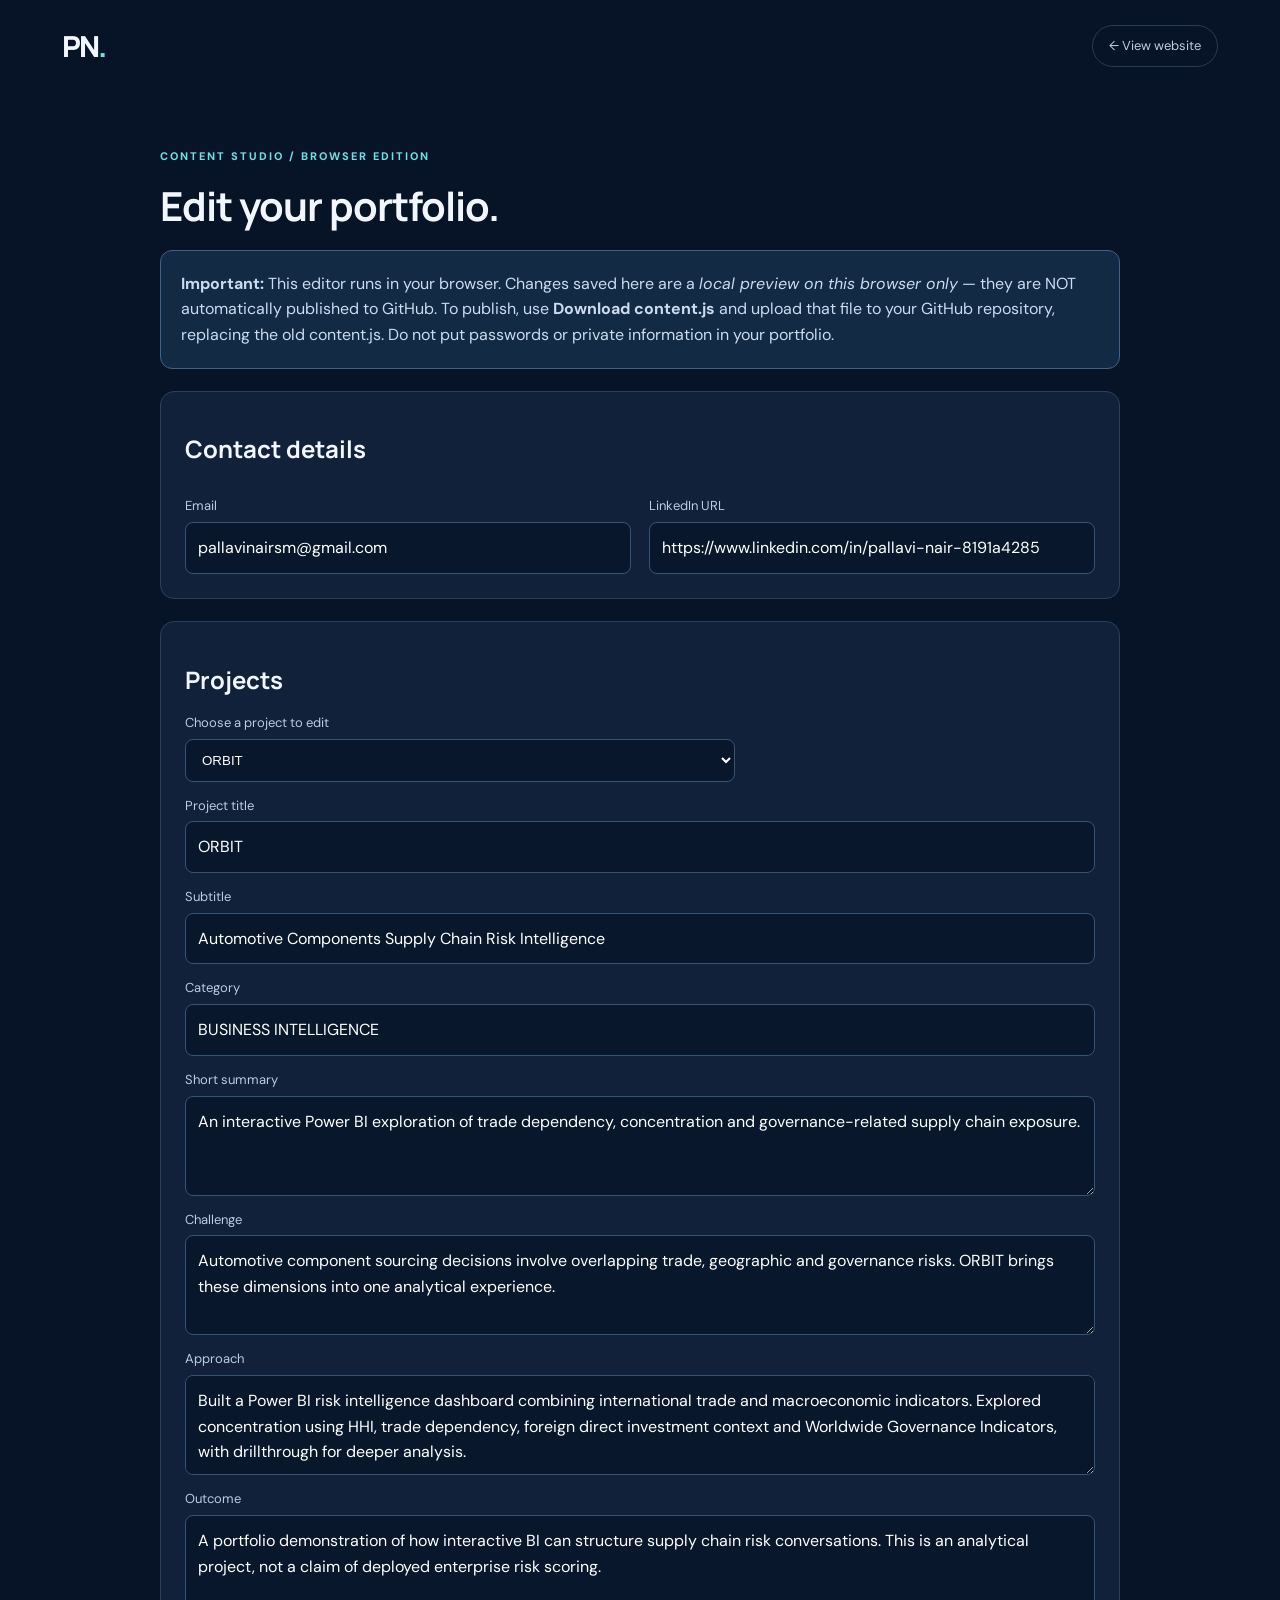
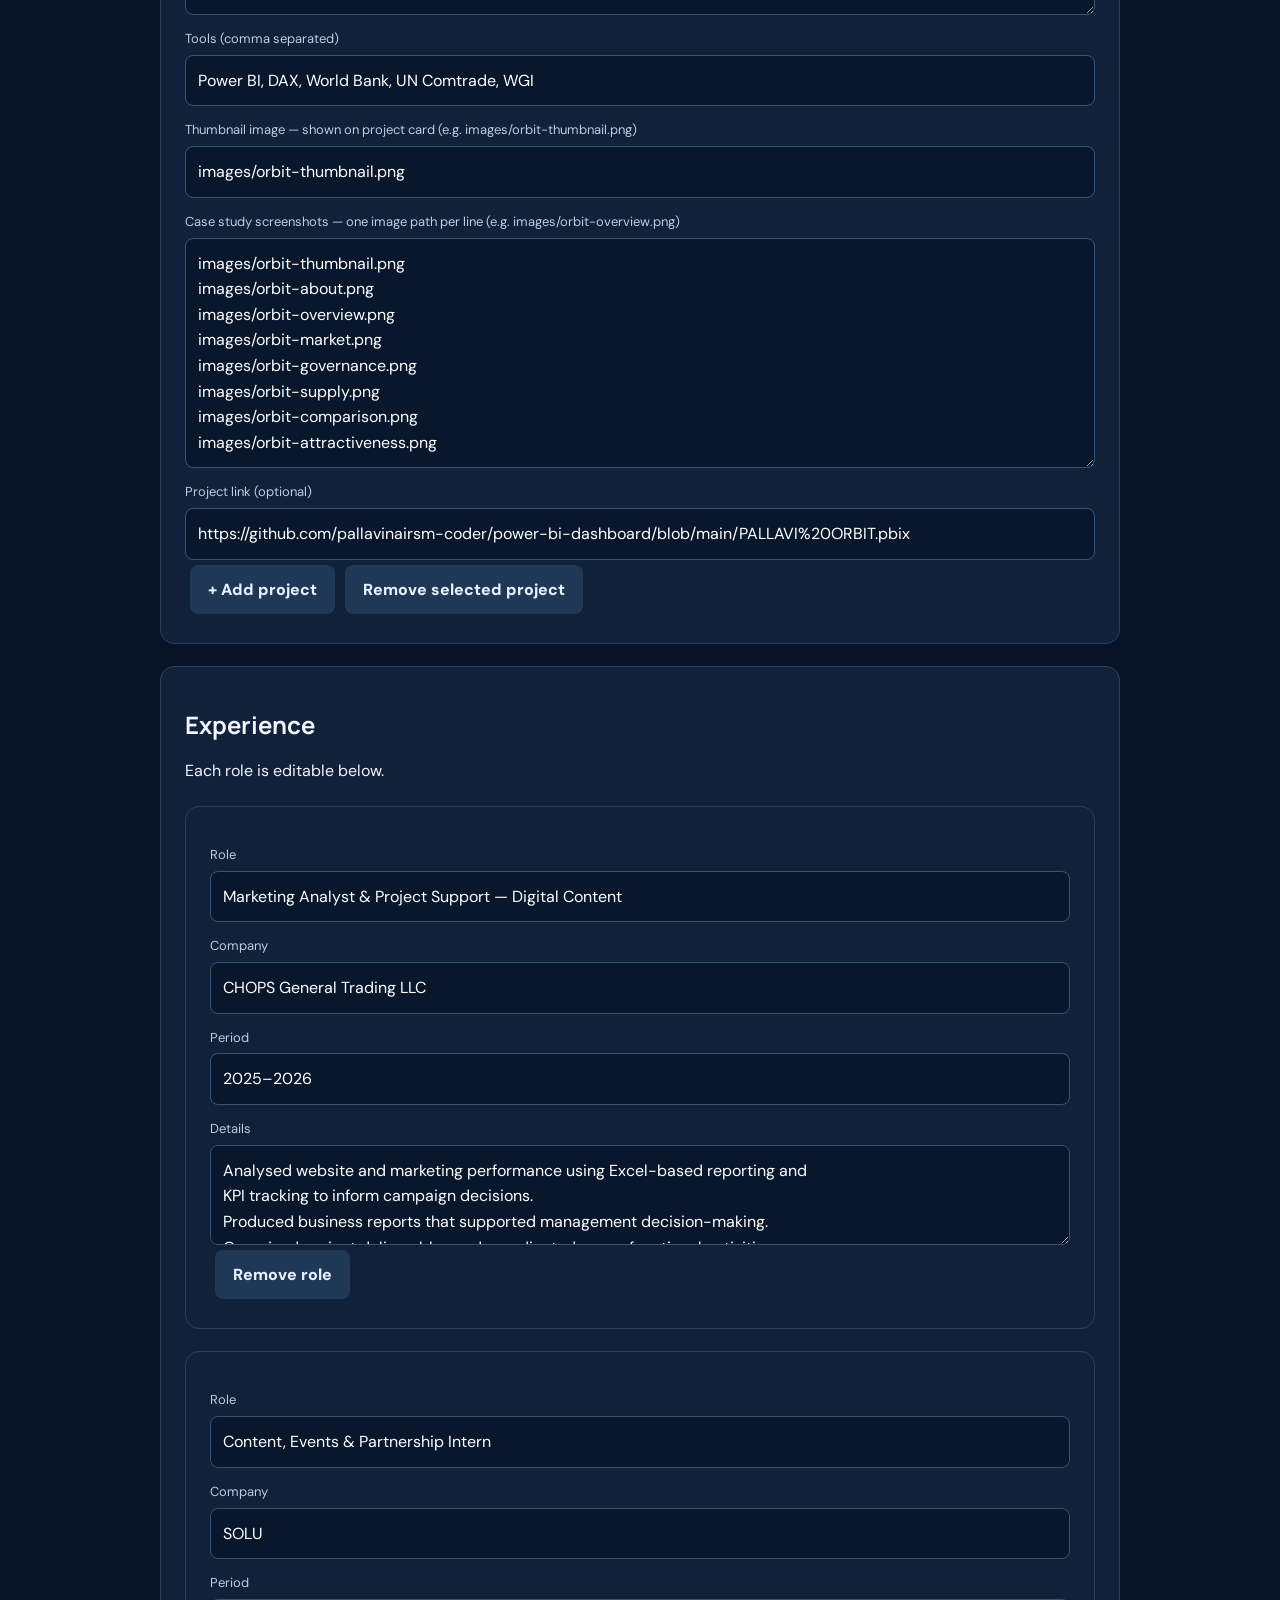
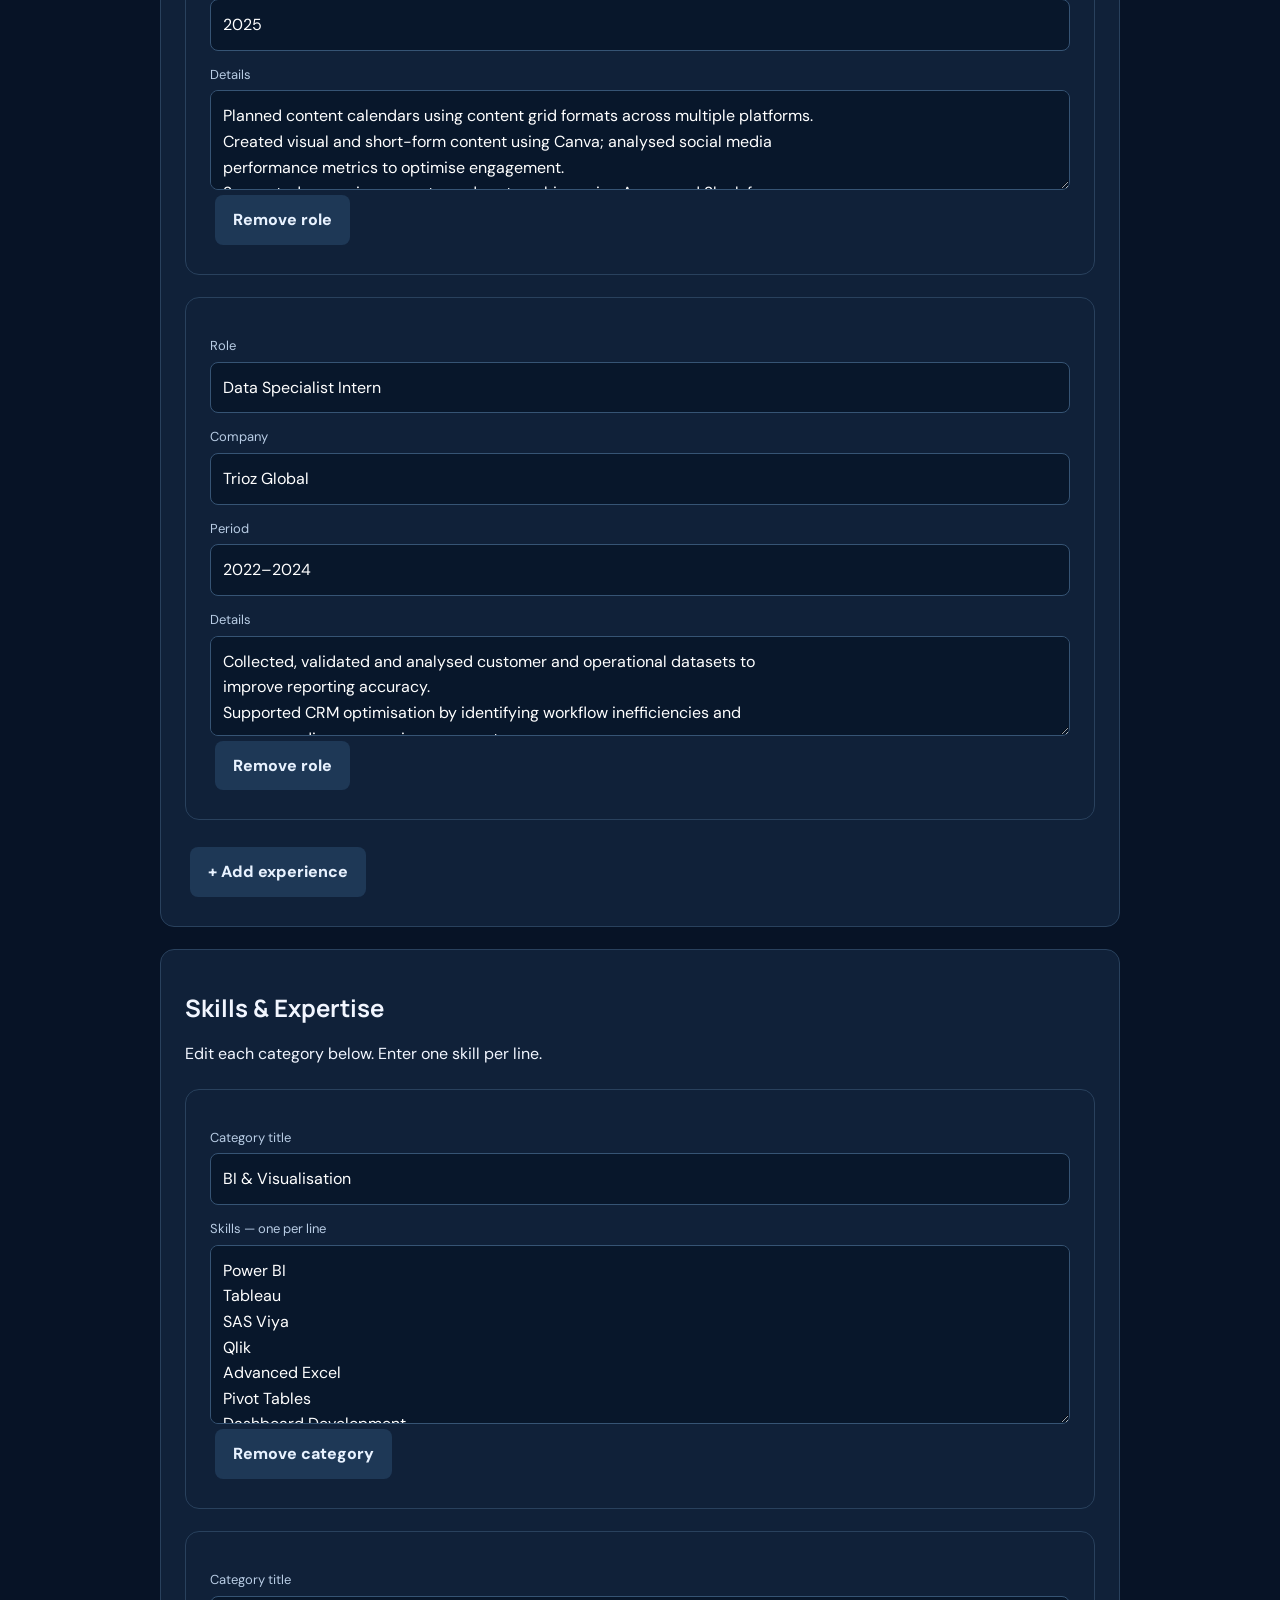
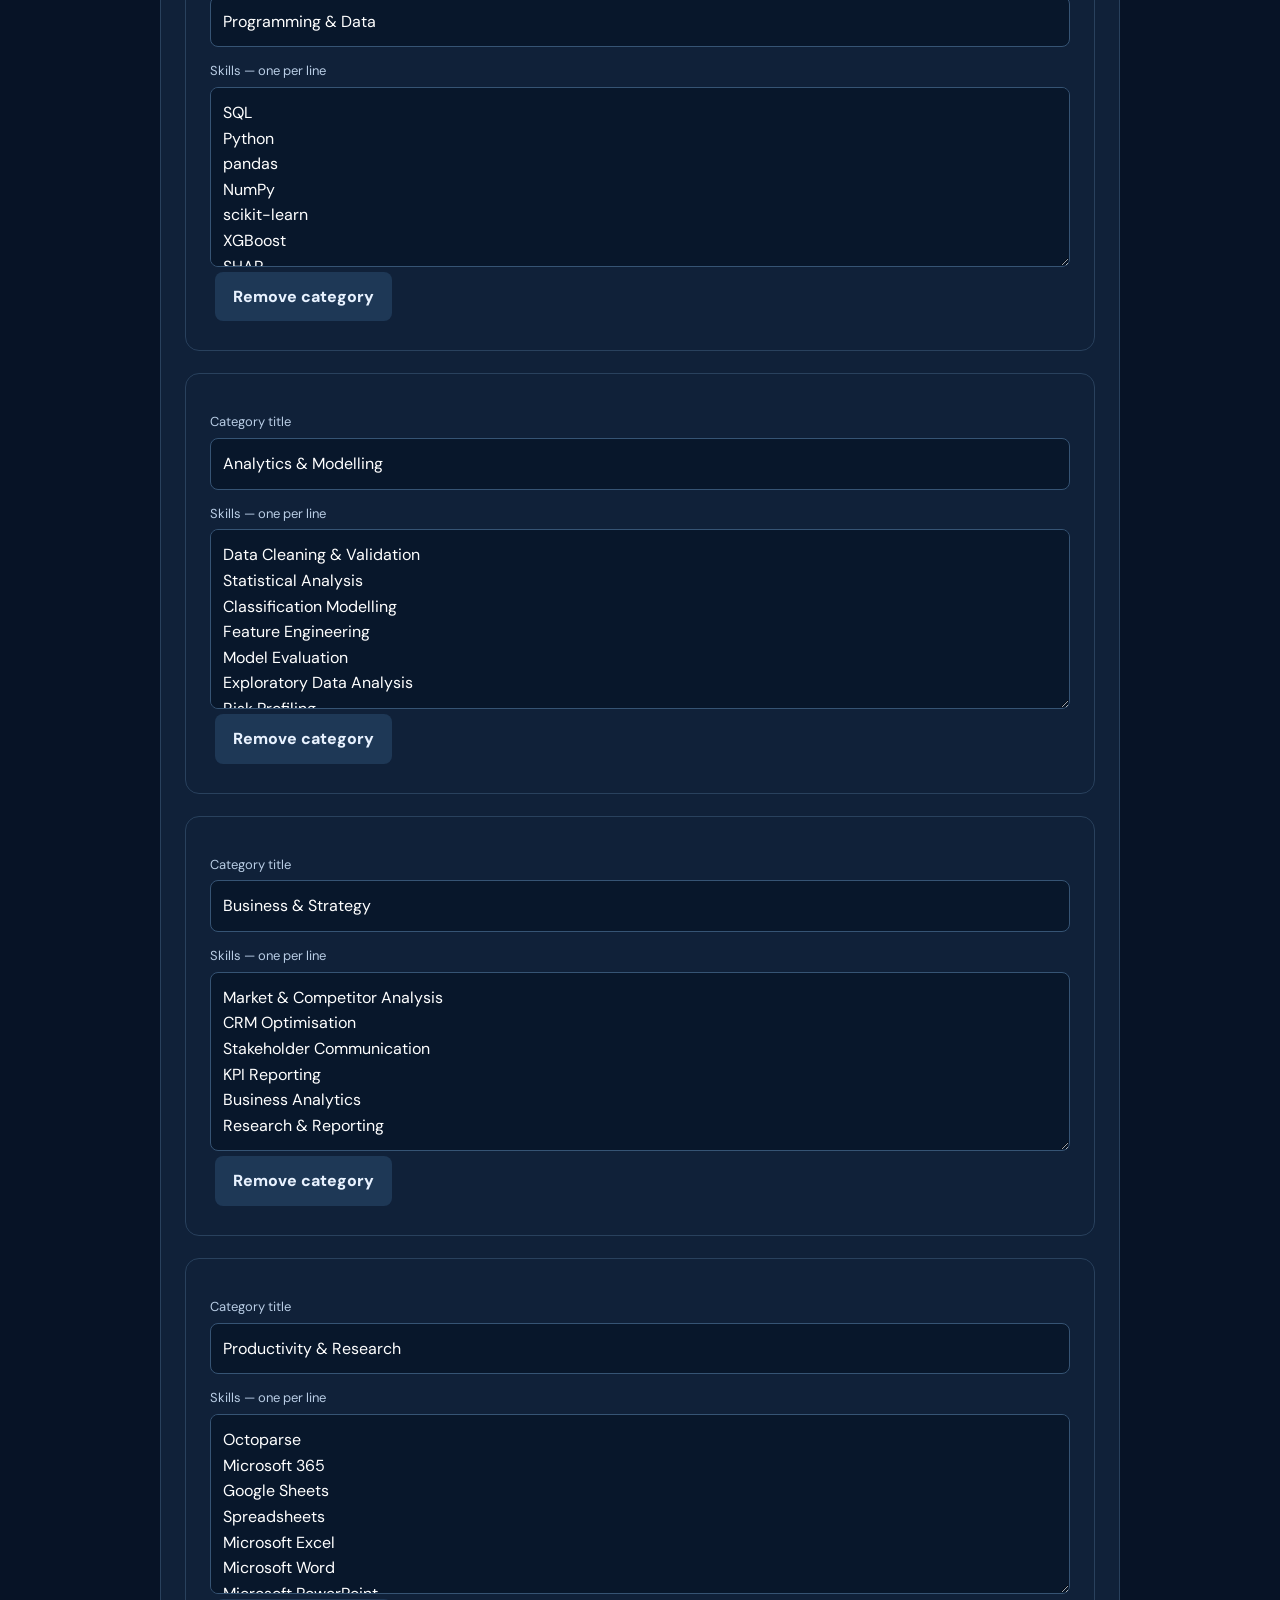
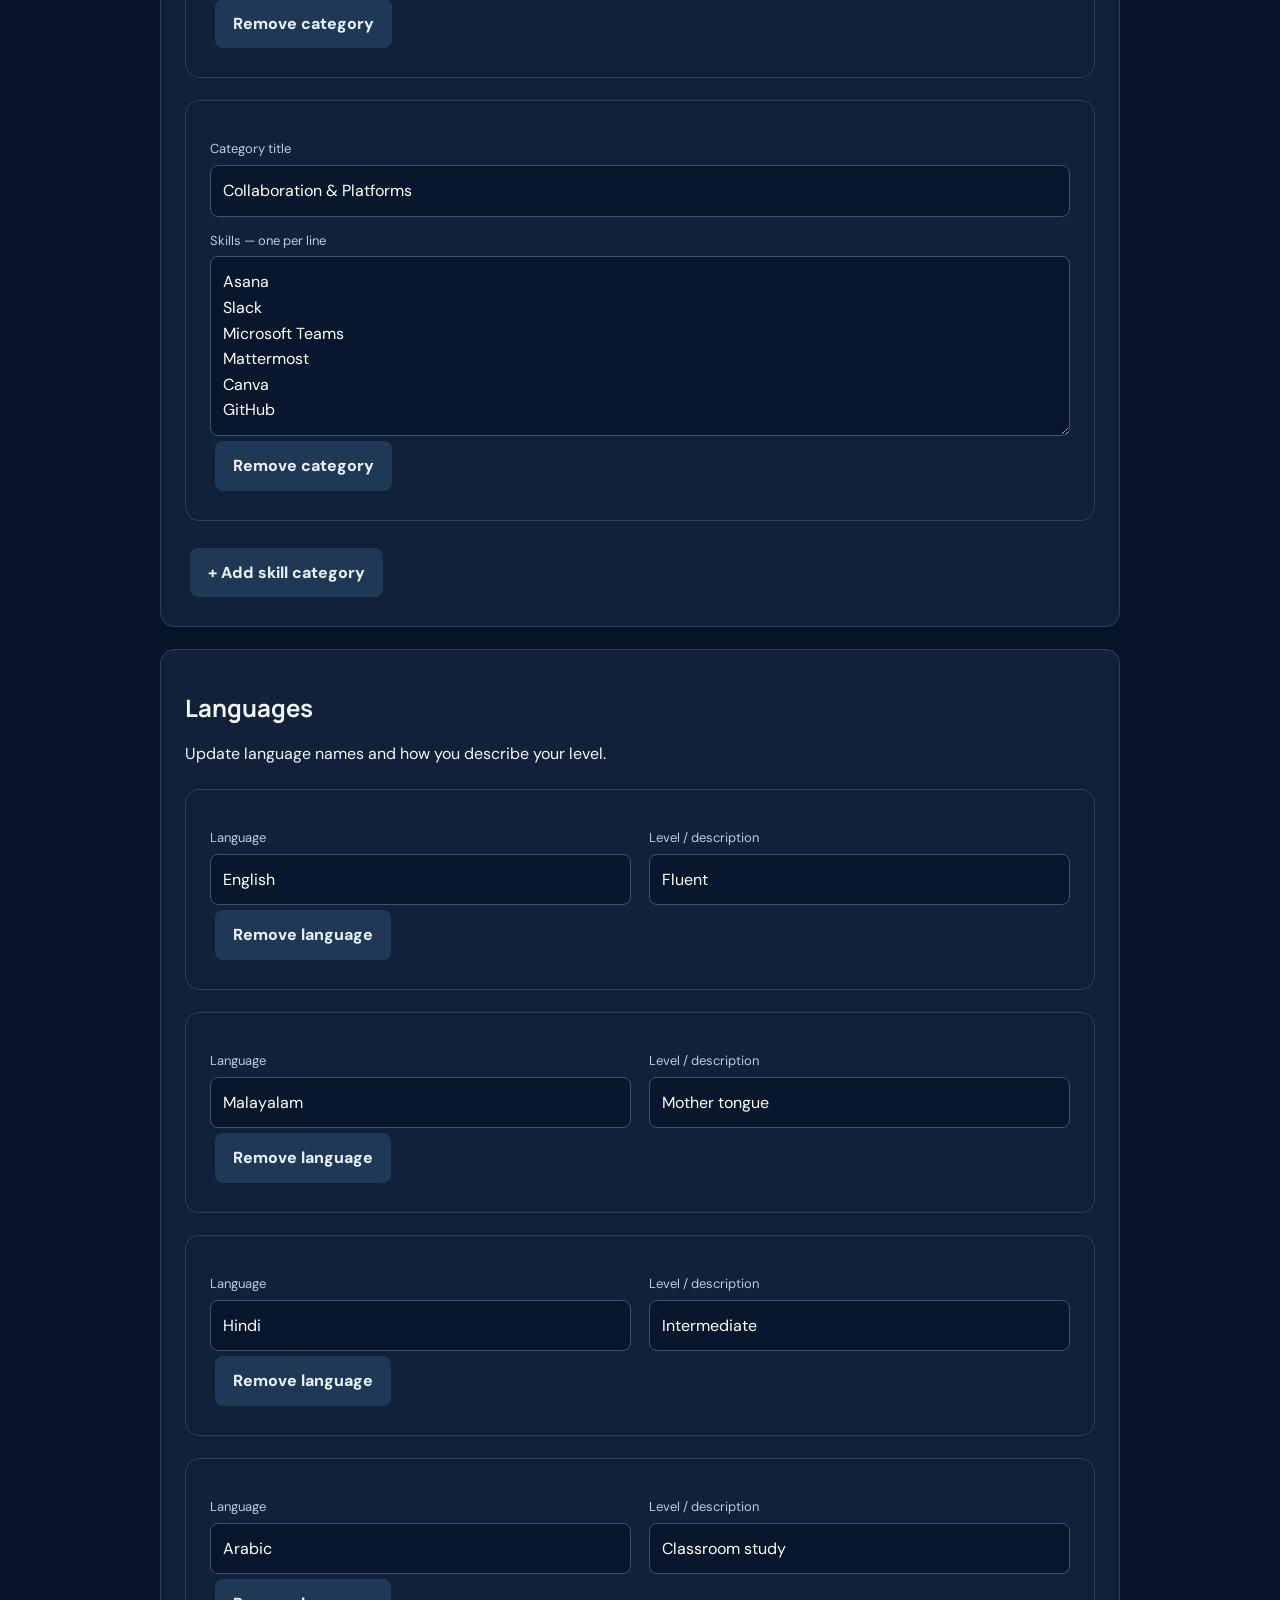
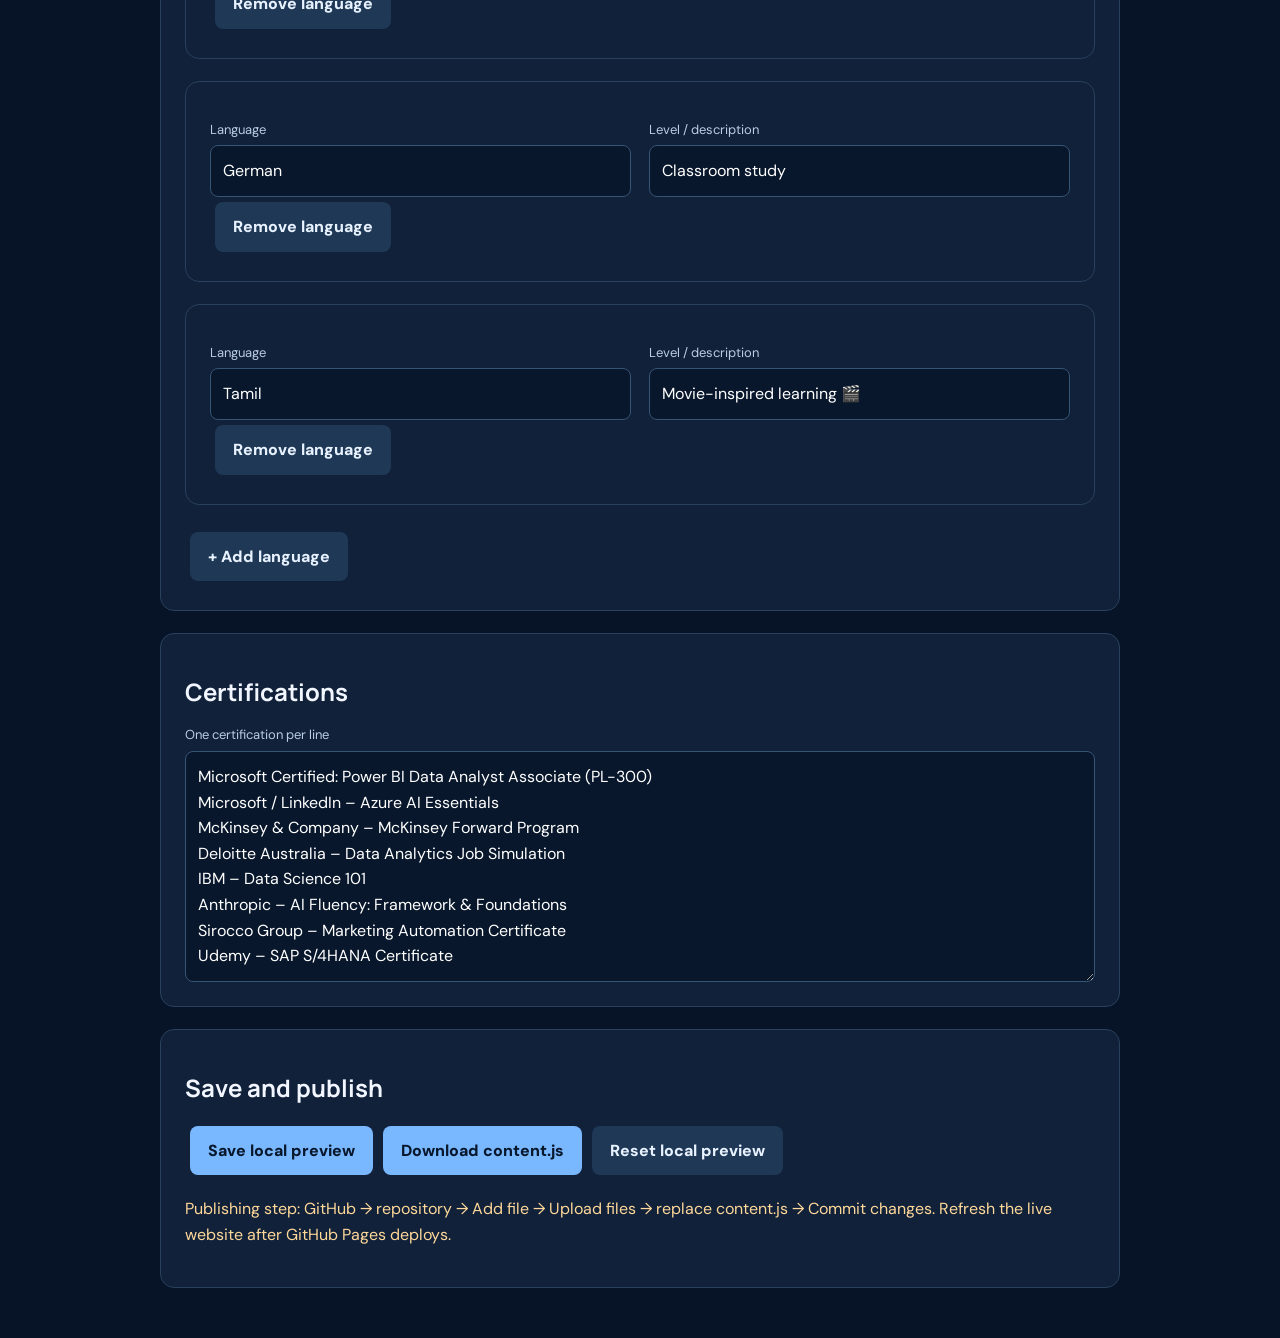
<file: editor.html>
<!doctype html><html lang="en"><head><meta charset="utf-8"><meta name="viewport" content="width=device-width,initial-scale=1"><title>Portfolio Content Editor</title><link rel="stylesheet" href="style.css"><style>.editor{max-width:1000px;margin:50px auto;padding:0 20px}.editor h1{font-size:40px;letter-spacing:-1px}.editor .notice{border:1px solid #426287;background:#122a43;padding:20px;border-radius:12px;color:#cbdcf1}.editor label{display:block;font-size:13px;color:#b9cde5;margin:14px 0 5px}.editor input,.editor textarea,.editor select{display:block;width:100%;background:#08172b;color:#fff;border:1px solid #365474;border-radius:8px;padding:12px}.editor textarea{min-height:100px}.editor .panel{border:1px solid #29415d;border-radius:14px;padding:24px;background:#102139;margin:22px 0}.editor .two{display:grid;grid-template-columns:1fr 1fr;gap:18px}.editor button{cursor:pointer;border:0;background:#79b7ff;color:#08172b;font-weight:800;border-radius:8px;padding:12px 18px;margin:5px}.editor button.outline{background:#1e3856;color:#e8f2ff}.editor .project-select{max-width:550px}.editor .status{color:#9deacb}.editor .warning{color:#ffd89a}@media(max-width:700px){.editor .two{grid-template-columns:1fr}}</style></head><body><header class="nav shell"><a class="brand" href="index.html">PN<span>.</span></a><a class="nav-cta" href="index.html">← View website</a></header><main class="editor"><span class="kicker">CONTENT STUDIO / BROWSER EDITION</span><h1>Edit your portfolio.</h1><div class="notice"><strong>Important:</strong> This editor runs in your browser. Changes saved here are a <em>local preview on this browser only</em> — they are NOT automatically published to GitHub. To publish, use <strong>Download content.js</strong> and upload that file to your GitHub repository, replacing the old content.js. Do not put passwords or private information in your portfolio.</div><section class="panel"><h2>Contact details</h2><div class="two"><div><label for="email">Email</label><input id="email" type="email"></div><div><label for="linkedin">LinkedIn URL</label><input id="linkedin" type="url"></div></div></section><section class="panel"><h2>Projects</h2><label for="project-picker">Choose a project to edit</label><select id="project-picker" class="project-select"></select><div id="project-fields"></div><button id="add-project" class="outline">+ Add project</button><button id="remove-project" class="outline">Remove selected project</button></section><section class="panel"><h2>Experience</h2><p>Each role is editable below.</p><div id="experience-fields"></div><button id="add-experience" class="outline">+ Add experience</button></section><section class="panel"><h2>Skills &amp; Expertise</h2><p>Edit each category below. Enter one skill per line.</p><div id="skills-fields"></div><button id="add-skill-category" class="outline">+ Add skill category</button></section><section class="panel"><h2>Languages</h2><p>Update language names and how you describe your level.</p><div id="language-fields"></div><button id="add-language" class="outline">+ Add language</button></section><section class="panel"><h2>Certifications</h2><label for="certifications-field">One certification per line</label><textarea id="certifications-field" rows="8"></textarea></section><section class="panel"><h2>Save and publish</h2><button id="save">Save local preview</button><button id="download">Download content.js</button><button id="reset" class="outline">Reset local preview</button><p id="status" class="status" aria-live="polite"></p><p class="warning">Publishing step: GitHub → repository → Add file → Upload files → replace content.js → Commit changes. Refresh the live website after GitHub Pages deploys.</p></section></main><script src="content.js"></script><script src="editor.js"></script></body></html>
</file>
<file: style.css>
@import url('https://fonts.googleapis.com/css2?family=DM+Sans:wght@400;500;600;700;800&family=Manrope:wght@400;500;600;700;800&display=swap');:root{--bg:#071326;--panel:#101f35;--line:#263b54;--text:#f2f6ff;--muted:#9baec6;--blue:#6aabff;--cyan:#6ce0e3}*{box-sizing:border-box}html{scroll-behavior:smooth}body{margin:0;background:var(--bg);color:var(--text);font-family:'DM Sans',sans-serif;line-height:1.6}a{color:inherit;text-decoration:none}button,input,textarea{font:inherit}.shell{max-width:1220px;margin:auto;padding-left:32px;padding-right:32px}.glow{position:absolute;top:0;right:0;width:55vw;height:700px;background:radial-gradient(ellipse at top right,#183c6e88,transparent 65%);pointer-events:none}.nav{height:92px;display:flex;align-items:center;justify-content:space-between;position:relative;z-index:2}.brand{font-family:Manrope;font-size:29px;font-weight:800;letter-spacing:-2px}.brand span{color:var(--cyan)}nav{display:flex;gap:27px}nav a,.nav-cta{font-size:13px;color:#bdcde0}nav a:hover,.nav-cta:hover{color:white}.nav-cta{border:1px solid var(--line);border-radius:30px;padding:10px 16px}.hero{min-height:690px;display:grid;grid-template-columns:1.25fr .75fr;align-items:center;gap:50px;position:relative}.eyebrow,.overline,.kicker,.project-meta,.award>span{font-size:11px;font-weight:800;letter-spacing:2px;color:var(--cyan)}.eyebrow{display:inline-flex;gap:10px;align-items:center;padding:9px 14px;background:#12334a;border:1px solid #28526a;border-radius:50px}.pulse{width:7px;height:7px;background:#6be6bd;border-radius:50%;box-shadow:0 0 0 4px #6be6bd22}.overline{margin-top:32px;color:var(--blue)}h1,h2,h3{font-family:Manrope;line-height:1.13}h1{font-size:clamp(44px,5.4vw,78px);letter-spacing:-4px;margin:15px 0 22px;max-width:780px}h1 em,h2 em{font-style:normal;color:var(--blue)}.lede{max-width:590px;color:var(--muted);font-size:17px}.lede strong{color:white}.actions{display:flex;gap:12px;flex-wrap:wrap;margin:30px 0}.button{border-radius:10px;padding:14px 23px;font-size:14px;font-weight:700;display:inline-flex;gap:20px;align-items:center;transition:transform .2s}.button:hover{transform:translateY(-3px)}.primary{background:#7bb8ff;color:#06172c}.secondary{border:1px solid #39506b;color:#eaf3ff}.stats{display:flex;gap:38px;margin-top:50px}.stats div{display:flex;flex-direction:column}.stats strong{font:800 24px Manrope}.stats strong span{font-size:14px;color:var(--muted)}.stats small{font-size:11px;color:var(--muted)}.portrait-wrap{position:relative;justify-self:center;width:min(100%,390px)}.portrait{height:450px;border:1px solid #416185;background:linear-gradient(145deg,#1b3557,#0b1d36 60%,#1d4675);border-radius:180px 180px 18px 18px;display:flex;align-items:center;justify-content:center;flex-direction:column;overflow:hidden}.portrait:has(img){padding:0}.portrait img{width:100%;height:100%;object-fit:cover}.portrait-initials{font:800 125px Manrope;color:#7db7ff40}.portrait p{letter-spacing:3px;font-size:12px;font-weight:800}.portrait small{color:var(--muted)}.float-badge{position:absolute;bottom:40px;left:-35px;padding:15px 18px;background:#eaf5ff;color:#102a4c;border-radius:13px;display:flex;align-items:center;gap:13px;font-weight:800;font-size:12px;box-shadow:0 12px 35px #0006}.float-badge small{font-size:10px;font-weight:500}.ticker{border-top:1px solid var(--line);border-bottom:1px solid var(--line);overflow:hidden;padding:17px 0;text-align:center;white-space:nowrap;font-size:11px;letter-spacing:2px;font-weight:800;color:#9eb8d8}.ticker span{color:var(--cyan);padding:0 22px}.section{padding-top:115px;padding-bottom:70px}.section-top{margin-bottom:45px}.section-top h2,.contact h2{font-size:clamp(35px,4.4vw,58px);letter-spacing:-2px;margin:13px 0}.section-top>p{color:var(--muted)}.about-grid{display:grid;grid-template-columns:1fr 1fr;gap:60px}.about-grid>p{font-size:21px;color:#c5d5e7;max-width:600px}.mini-card,.award{background:linear-gradient(145deg,#142c49,#0b1b31);border:1px solid var(--line);padding:30px;border-radius:17px}.mini-card span{font-size:11px;letter-spacing:2px;color:var(--cyan)}.mini-card h3{font-size:21px}.mini-card p,.award p{color:var(--muted)}hr{border:0;border-top:1px solid var(--line)}.project-grid{display:grid;grid-template-columns:repeat(2,1fr);gap:22px}.project-card{text-align:left;cursor:pointer;background:#0d1d33;border:1px solid var(--line);border-radius:17px;color:inherit;padding:16px 16px 26px;transition:transform .25s,border-color .25s}.project-card:hover{transform:translateY(-7px);border-color:#6aabff}.project-art{height:225px;border-radius:10px;background:radial-gradient(circle at 80% 10%,#356fb688,transparent 45%),linear-gradient(135deg,#203e63,#101d36);padding:25px;display:flex;justify-content:space-between;align-items:flex-start;overflow:hidden}.project-art img{width:100%;height:100%;object-fit:cover}.project-art span{font-size:11px;color:#b8d4f2;letter-spacing:1px}.project-art strong{align-self:center;font-size:110px;color:#ffffff16;font-family:Manrope}.project-meta{display:flex;justify-content:space-between;margin:22px 9px 5px;color:var(--cyan)}.project-card h3{font-size:27px;margin:8px}.project-card p{margin:8px;color:var(--muted);font-size:14px}.project-card .project-subtitle{margin:8px;color:#e7f0ff;font-weight:700}.tags{display:flex;flex-wrap:wrap;gap:7px;margin:18px 8px}.tags span,.chips span{border:1px solid #36516c;background:#142b45;color:#bad0e8;border-radius:50px;padding:6px 12px;font-size:11px}.read-more{margin:8px;color:var(--blue);font-size:13px;font-weight:800}.timeline-row{display:grid;grid-template-columns:160px 1fr 30px;gap:24px;padding:28px 0;border-top:1px solid var(--line)}.timeline-row:last-child{border-bottom:1px solid var(--line)}.timeline-row>span{color:var(--muted);font-size:13px}.timeline-row h3{margin:0;font-size:19px}.timeline-row p{color:var(--muted);margin:6px 0}.achievement-grid{display:grid;grid-template-columns:1fr 1fr;gap:20px}.award h3{font-size:26px}.chips{display:flex;gap:10px;flex-wrap:wrap;margin-top:26px}.chips span{padding:10px 15px}.contact{margin-top:70px;margin-bottom:50px;border-top:1px solid var(--line);text-align:center}.contact p{color:var(--muted)}.contact .actions{justify-content:center}.footer{border-top:1px solid var(--line);padding-top:25px;padding-bottom:35px;display:flex;justify-content:space-between;color:var(--muted);font-size:12px}dialog{max-width:760px;width:calc(100% - 32px);max-height:85vh;overflow:auto;background:#101e33;color:var(--text);border:1px solid #52719b;border-radius:20px;padding:42px;box-shadow:0 40px 100px #000b}dialog::backdrop{background:#020b19dc;backdrop-filter:blur(5px)}dialog h2{font-size:40px;margin:14px 0}dialog h3{font-size:20px;color:var(--blue)}dialog h4{font-size:16px;margin:25px 0 6px}dialog p{color:#b7c9df}dialog .detail-summary{font-size:18px;color:#e5efff}.detail-image{width:100%;border-radius:10px}.close{position:sticky;top:0;float:right;border:0;background:#263d59;color:white;border-radius:50%;font-size:26px;width:40px;height:40px;cursor:pointer}@media(max-width:800px){.shell{padding-left:20px;padding-right:20px}.nav{height:75px}.nav nav{display:none}.hero{grid-template-columns:1fr;padding-top:50px;padding-bottom:70px;gap:30px}.hero h1{letter-spacing:-2px}.portrait-wrap{width:280px}.portrait{height:350px}.float-badge{left:-12px}.stats{gap:20px}.about-grid,.project-grid,.achievement-grid{grid-template-columns:1fr}.section{padding-top:75px}.timeline-row{grid-template-columns:95px 1fr 15px;gap:12px}.footer{gap:20px;flex-wrap:wrap}}@media(prefers-reduced-motion:reduce){html{scroll-behavior:auto}.button,.project-card{transition:none}}

/* Skills and languages */
.skills-grid{display:grid;grid-template-columns:repeat(3,minmax(0,1fr));gap:18px}
.skill-card{min-width:0;background:linear-gradient(150deg,#142943,#0b1b30);border:1px solid var(--line);border-radius:18px;padding:26px;transition:transform .25s,border-color .25s,box-shadow .25s}
.skill-card:hover{transform:translateY(-4px);border-color:#659de0;box-shadow:0 18px 40px #0003}
.skill-card-top{display:flex;gap:14px;align-items:baseline;border-bottom:1px solid #2b425d;padding-bottom:18px;margin-bottom:20px}
.skill-card-number,.language-index{font-size:11px;font-weight:800;letter-spacing:2px;color:var(--cyan)}
.skill-card h3{font-size:18px;margin:0;letter-spacing:-.35px}
.skill-tags{display:flex;gap:8px;flex-wrap:wrap}
.skill-tags span{border:1px solid #34506c;background:#1a3553;color:#d1e3f8;border-radius:8px;padding:6px 10px;font-size:12px;line-height:1.5}
.languages-heading{margin-top:78px;margin-bottom:25px}
.languages-heading h3{font-size:clamp(28px,3.4vw,40px);margin:8px 0;letter-spacing:-1px}
.languages-heading p{color:var(--muted);margin:0}
.accent-dot{color:var(--blue)}
.languages-grid{display:grid;grid-template-columns:repeat(3,minmax(0,1fr));gap:14px}
.language-card{display:flex;align-items:center;gap:20px;background:#101f35;border:1px solid var(--line);border-radius:14px;padding:21px;min-width:0;transition:border-color .2s}
.language-card:hover{border-color:#659de0}
.language-card h4{font-family:Manrope;font-size:16px;margin:0 0 3px}
.language-card p{font-size:12px;color:#a9c3e1;margin:0}
@media(max-width:950px){.skills-grid{grid-template-columns:repeat(2,minmax(0,1fr))}.languages-grid{grid-template-columns:repeat(2,minmax(0,1fr))}}
@media(max-width:600px){.skills-grid,.languages-grid{grid-template-columns:1fr}.skill-card{padding:22px}.languages-heading{margin-top:55px}}
@media(prefers-reduced-motion:reduce){.skill-card,.language-card{transition:none}}
</file>
